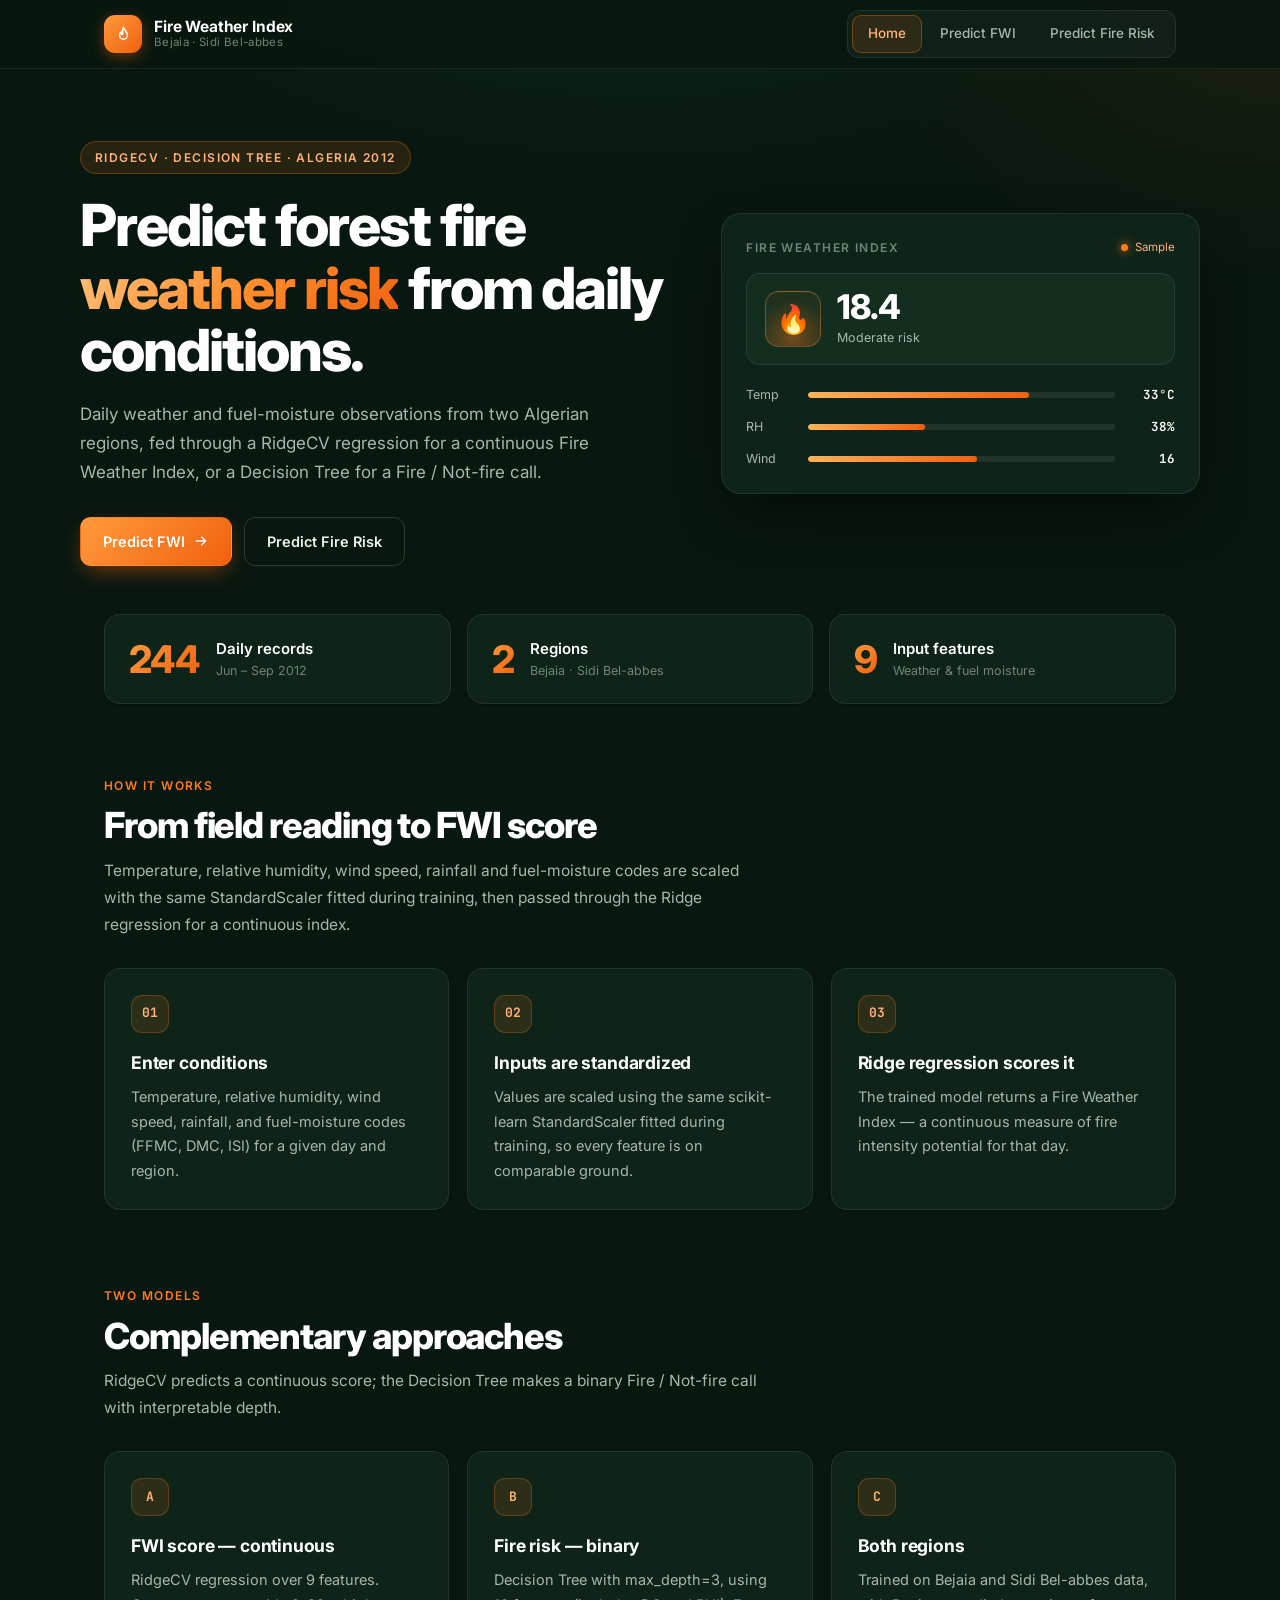
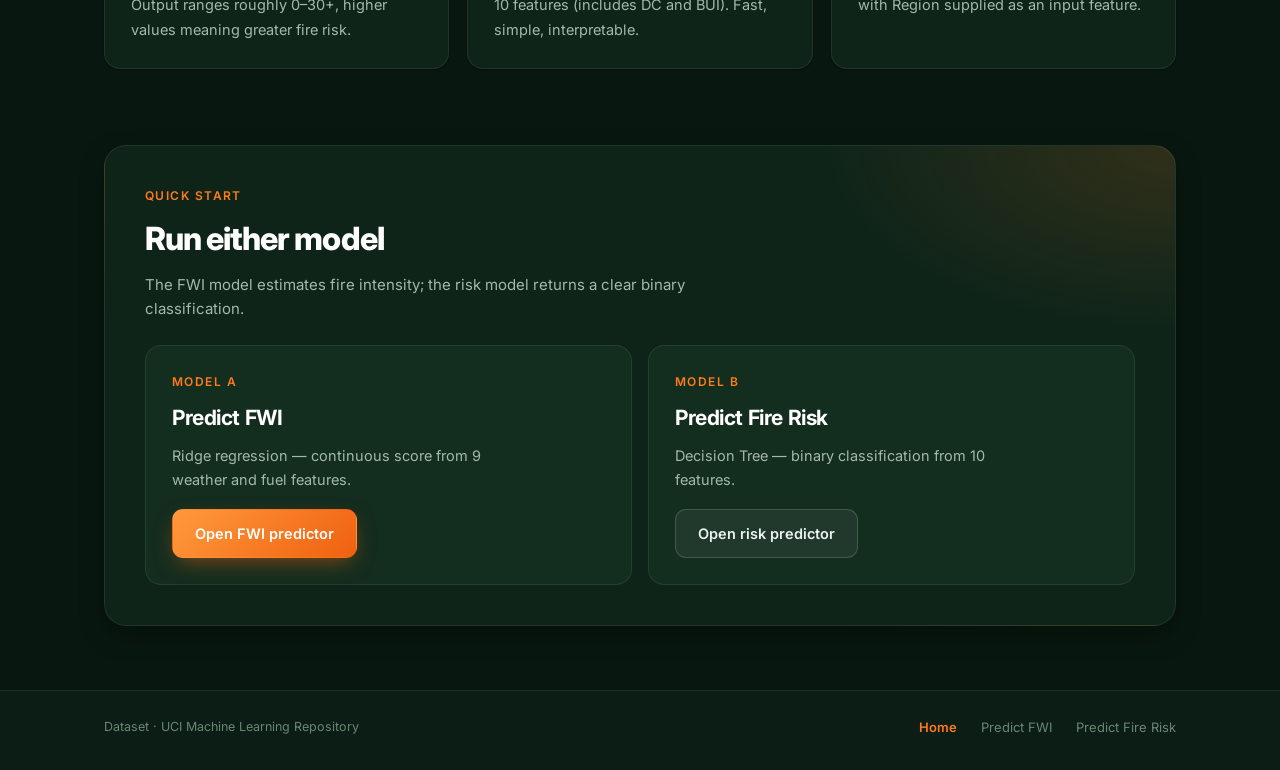
<file: templates/index.html>
<!DOCTYPE html>
<html lang="en">
<head>
<meta charset="UTF-8">
<meta name="viewport" content="width=device-width, initial-scale=1.0">
<title>Algerian Forest Fire Weather Prediction</title>
<link rel="preconnect" href="https://fonts.googleapis.com">
<link rel="preconnect" href="https://fonts.gstatic.com" crossorigin>
<link href="https://fonts.googleapis.com/css2?family=Fraunces:opsz,wght@9..144,600;9..144,700&family=Inter:wght@400;500;600;700&family=JetBrains+Mono:wght@500;600;700&display=swap" rel="stylesheet">
<link href="../static/css/simple.css?v=3" rel="stylesheet">

</head>
<body>

<nav class="topnav">
  <div class="wrap nav-inner">
    <a class="brand" href="/">
      <div class="brand-mark" aria-hidden="true">
        <svg viewBox="0 0 24 24" fill="none" stroke="currentColor" stroke-width="1.9" stroke-linecap="round" stroke-linejoin="round"><path d="M12 3c1 3.5 5 5.5 5 10a5 5 0 0 1-10 0c0-2 1-3 2-4 0 2 1 3 2 3 0-3-1-6 1-9z"/></svg>
      </div>
      <div class="brand-text">
        <b>Fire Weather Index</b>
        <span>Bejaia · Sidi Bel-abbes</span>
      </div>
    </a>
    <div class="nav-tabs">
      <a class="tab active" href="/">Home</a>
      <a class="tab" href="/predictdata">Predict FWI</a>
      <a class="tab" href="/predictfire">Predict Fire Risk</a>
    </div>
  </div>
</nav>

<header class="page-hero">
  <div class="embers" aria-hidden="true"><i></i><i></i><i></i><i></i><i></i><i></i><i></i><i></i></div>
  <div class="wrap hero">
    <div class="hero-grid">
      <div class="hero-copy">
        <div class="eyebrow">RidgeCV · Decision Tree · Algeria 2012</div>
        <h1 class="hero-title">Predict forest fire <em>weather risk</em> from daily conditions.</h1>
        <p class="hero-sub">
          Daily weather and fuel-moisture observations from two Algerian regions, fed through a
          RidgeCV regression for a continuous Fire Weather Index, or a Decision Tree for a
          Fire / Not-fire call.
        </p>
        <div class="btn-row">
          <a class="btn btn--accent" href="/predictdata">
            Predict FWI
            <svg viewBox="0 0 24 24" fill="none" stroke="currentColor" stroke-width="2" stroke-linecap="round"><path d="M5 12h14M13 6l6 6-6 6"/></svg>
          </a>
          <a class="btn btn--ghost" href="/predictfire">Predict Fire Risk</a>
        </div>
      </div>

      <div class="preview" aria-hidden="true">
        <div class="preview-top"><span>Fire Weather Index</span><em class="live">Sample</em></div>
        <div class="preview-main">
          <div class="fire-tile">🔥</div>
          <div class="preview-value">
            <b>18.4</b>
            <span>Moderate risk</span>
          </div>
        </div>
        <div class="meters">
          <div class="meter"><span>Temp</span><div class="meter-bar"><i style="width:72%"></i></div><b>33°C</b></div>
          <div class="meter"><span>RH</span><div class="meter-bar"><i style="width:38%"></i></div><b>38%</b></div>
          <div class="meter"><span>Wind</span><div class="meter-bar"><i style="width:55%"></i></div><b>16</b></div>
        </div>
      </div>
    </div>
  </div>
</header>

<main>
<div class="wrap stats-wrap">
  <div class="stats">
    <div class="stat card">
      <div class="stat-num">244</div>
      <div><span class="stat-title">Daily records</span><span class="stat-sub">Jun – Sep 2012</span></div>
    </div>
    <div class="stat card">
      <div class="stat-num">2</div>
      <div><span class="stat-title">Regions</span><span class="stat-sub">Bejaia · Sidi Bel-abbes</span></div>
    </div>
    <div class="stat card">
      <div class="stat-num">9</div>
      <div><span class="stat-title">Input features</span><span class="stat-sub">Weather &amp; fuel moisture</span></div>
    </div>
  </div>
</div>

<div class="wrap">
  <section class="section" id="process">
    <div class="section-head">
      <div class="eyebrow">How it works</div>
      <h2 class="section-title">From field reading to FWI score</h2>
      <p class="section-desc">
        Temperature, relative humidity, wind speed, rainfall and fuel-moisture codes are scaled with the
        same StandardScaler fitted during training, then passed through the Ridge regression for a
        continuous index.
      </p>
    </div>
    <div class="grid-3">
      <article class="info-card card">
        <span class="card-num">01</span>
        <h3>Enter conditions</h3>
        <p>Temperature, relative humidity, wind speed, rainfall, and fuel-moisture codes (FFMC, DMC, ISI) for a given day and region.</p>
      </article>
      <article class="info-card card">
        <span class="card-num">02</span>
        <h3>Inputs are standardized</h3>
        <p>Values are scaled using the same scikit-learn StandardScaler fitted during training, so every feature is on comparable ground.</p>
      </article>
      <article class="info-card card">
        <span class="card-num">03</span>
        <h3>Ridge regression scores it</h3>
        <p>The trained model returns a Fire Weather Index — a continuous measure of fire intensity potential for that day.</p>
      </article>
    </div>
  </section>

  <section class="section">
    <div class="section-head">
      <div class="eyebrow">Two models</div>
      <h2 class="section-title">Complementary approaches</h2>
      <p class="section-desc">
        RidgeCV predicts a continuous score; the Decision Tree makes a binary Fire / Not-fire call with
        interpretable depth.
      </p>
    </div>
    <div class="grid-3">
      <article class="info-card card">
        <span class="card-num">A</span>
        <h3>FWI score — continuous</h3>
        <p>RidgeCV regression over 9 features. Output ranges roughly 0–30+, higher values meaning greater fire risk.</p>
      </article>
      <article class="info-card card">
        <span class="card-num">B</span>
        <h3>Fire risk — binary</h3>
        <p>Decision Tree with max_depth=3, using 10 features (includes DC and BUI). Fast, simple, interpretable.</p>
      </article>
      <article class="info-card card">
        <span class="card-num">C</span>
        <h3>Both regions</h3>
        <p>Trained on Bejaia and Sidi Bel-abbes data, with Region supplied as an input feature.</p>
      </article>
    </div>
  </section>

  <div class="demo">
    <div class="demo-head">
      <div class="eyebrow">Quick start</div>
      <h2>Run either model</h2>
      <p>The FWI model estimates fire intensity; the risk model returns a clear binary classification.</p>
    </div>
    <div class="demo-grid">
      <div class="demo-card">
        <span class="eyebrow">Model A</span>
        <h3>Predict FWI</h3>
        <p>Ridge regression — continuous score from 9 weather and fuel features.</p>
        <a class="btn btn--accent" href="/predictdata">Open FWI predictor</a>
      </div>
      <div class="demo-card">
        <span class="eyebrow">Model B</span>
        <h3>Predict Fire Risk</h3>
        <p>Decision Tree — binary classification from 10 features.</p>
        <a class="btn" href="/predictfire">Open risk predictor</a>
      </div>
    </div>
  </div>
</div>
</main>

<footer>
  <div class="wrap foot-inner">
    <span>Dataset · UCI Machine Learning Repository</span>
    <div class="foot-links">
      <a class="foot-link active" href="/">Home</a>
      <a class="foot-link" href="/predictdata">Predict FWI</a>
      <a class="foot-link" href="/predictfire">Predict Fire Risk</a>
    </div>
  </div>
</footer>

</body>
</html>
</file>
<file: static/css/simple.css>
/* ==========================================================
   simple.css — shared styles for all pages
   Theme: dark forest green + orange, clean & professional
   ========================================================== */

:root {
  color-scheme: dark;

  --bg: #08170f;
  --bg-2: #0b1d14;
  --surface: #0f2419;
  --surface-2: #132d1f;
  --surface-3: #183826;

  --line: rgba(255, 255, 255, 0.08);
  --line-strong: rgba(255, 255, 255, 0.15);

  --ink: #eaf3ed;
  --ink-2: #a3b9ab;
  --ink-3: #6b8576;

  --ember: #ff7a1a;
  --ember-deep: #f0600f;
  --amber: #ffb27a;
  --leaf: #3f9a5f;
  --moss: #8cc29a;

  --accent-grad: linear-gradient(135deg, #ff9a3c 0%, #f0600f 100%);
  --accent-soft: rgba(255, 122, 26, 0.12);
  --accent-ring: rgba(255, 122, 26, 0.28);

  --safe: #7fdca3;
  --safe-soft: rgba(80, 200, 130, 0.14);
  --danger: #ffb27a;
  --danger-soft: rgba(255, 122, 26, 0.16);

  --radius: 16px;
  --radius-sm: 10px;
  --shadow-sm: 0 1px 2px rgba(0, 0, 0, 0.3);
  --shadow: 0 10px 30px -10px rgba(0, 0, 0, 0.55);
  --shadow-lg: 0 24px 60px -18px rgba(0, 0, 0, 0.7);

  --display: 'Inter', system-ui, -apple-system, 'Segoe UI', sans-serif;
  --sans: 'Inter', system-ui, -apple-system, 'Segoe UI', sans-serif;
  --mono: 'JetBrains Mono', ui-monospace, SFMono-Regular, Menlo, monospace;
}

*, *::before, *::after { box-sizing: border-box; margin: 0; padding: 0; }
html { -webkit-text-size-adjust: 100%; scroll-behavior: smooth; }

body {
  font-family: var(--sans);
  color: var(--ink);
  line-height: 1.6;
  min-height: 100vh;
  display: flex;
  flex-direction: column;
  -webkit-font-smoothing: antialiased;
  text-rendering: optimizeLegibility;
  background:
    radial-gradient(900px 480px at 50% -160px, rgba(63, 154, 95, 0.20), transparent 70%),
    radial-gradient(600px 400px at 100% 0%, rgba(255, 122, 26, 0.08), transparent 70%),
    var(--bg);
  background-repeat: no-repeat;
}

main { flex: 1; }
a { color: inherit; text-decoration: none; }
button { font: inherit; border: none; background: none; cursor: pointer; color: inherit; }
ul { list-style: none; }

::selection { background: var(--ember); color: #fff; }
:focus-visible { outline: 2px solid var(--ember); outline-offset: 3px; }

.wrap { max-width: 1120px; margin: 0 auto; padding: 0 24px; }

.eyebrow {
  display: inline-flex;
  align-items: center;
  gap: 8px;
  font-size: 12px;
  font-weight: 600;
  letter-spacing: 0.12em;
  text-transform: uppercase;
  color: var(--ember);
}

/* ---------- navbar ---------- */
.topnav {
  position: sticky;
  top: 0;
  z-index: 50;
  background: rgba(8, 23, 15, 0.88);
  backdrop-filter: saturate(160%) blur(14px);
  -webkit-backdrop-filter: saturate(160%) blur(14px);
  border-bottom: 1px solid var(--line);
}
.nav-inner {
  display: flex;
  align-items: center;
  justify-content: space-between;
  height: 68px;
  gap: 20px;
}
.brand { display: flex; align-items: center; gap: 12px; min-width: 0; }
.brand-mark {
  width: 38px; height: 38px; border-radius: 11px;
  display: grid; place-items: center; flex: none;
  background: var(--accent-grad);
  color: #fff;
  box-shadow: 0 4px 14px rgba(240, 96, 15, 0.4);
}
.brand-mark svg { width: 19px; height: 19px; }
.brand-text { display: flex; flex-direction: column; line-height: 1.2; min-width: 0; }
.brand-text b { font-size: 15.5px; font-weight: 700; color: #fff; letter-spacing: -0.01em; white-space: nowrap; overflow: hidden; text-overflow: ellipsis; }
.brand-text span { font-size: 11.5px; color: var(--ink-3); letter-spacing: 0.03em; }

.nav-tabs {
  display: flex;
  gap: 2px;
  padding: 4px;
  background: rgba(255, 255, 255, 0.04);
  border: 1px solid var(--line);
  border-radius: 12px;
}
.tab {
  padding: 8px 16px;
  border-radius: 9px;
  font-size: 13.5px;
  font-weight: 500;
  color: var(--ink-2);
  white-space: nowrap;
  transition: background 0.2s, color 0.2s;
}
.tab:hover { color: #fff; background: rgba(255, 255, 255, 0.06); }
.tab.active {
  background: var(--accent-soft);
  color: var(--amber);
  box-shadow: inset 0 0 0 1px rgba(255, 122, 26, 0.35);
}

/* ---------- hero band (shared) ---------- */
.page-hero { position: relative; overflow: hidden; color: var(--ink); }
.page-hero::before, .page-hero::after { content: none; }
.page-hero > .wrap { position: relative; z-index: 2; }
.embers { display: none; }

/* ---------- buttons ---------- */
.btn {
  display: inline-flex;
  align-items: center;
  justify-content: center;
  gap: 8px;
  padding: 12px 22px;
  border-radius: 11px;
  font-size: 14.5px;
  font-weight: 600;
  color: var(--ink);
  background: rgba(255, 255, 255, 0.06);
  border: 1px solid var(--line-strong);
  transition: transform 0.15s, background 0.2s, border-color 0.2s, box-shadow 0.2s;
}
.btn:hover { transform: translateY(-1px); background: rgba(255, 255, 255, 0.1); }
.btn:active { transform: translateY(0); }
.btn svg { width: 16px; height: 16px; transition: transform 0.2s; }
.btn:hover svg { transform: translateX(3px); }
.btn--accent {
  background: var(--accent-grad);
  border-color: transparent;
  color: #fff;
  box-shadow: 0 8px 22px -6px rgba(240, 96, 15, 0.55);
}
.btn--accent:hover { background: var(--accent-grad); box-shadow: 0 12px 28px -6px rgba(240, 96, 15, 0.7); }
.btn--ghost { background: transparent; }

/* ---------- cards ---------- */
.card {
  background: var(--surface);
  border: 1px solid var(--line);
  border-radius: var(--radius);
  box-shadow: var(--shadow-sm);
}

/* ---------- form pages ---------- */
.form-hero { padding: 56px 0 36px; text-align: center; }
.form-header {
  max-width: 620px;
  margin: 0 auto;
  display: flex;
  flex-direction: column;
  gap: 12px;
  align-items: center;
}
.form-header .eyebrow {
  padding: 6px 14px;
  background: var(--accent-soft);
  border: 1px solid rgba(255, 122, 26, 0.3);
  border-radius: 999px;
  color: var(--amber);
}
.form-title { font-size: clamp(30px, 4vw, 42px); font-weight: 800; letter-spacing: -0.03em; line-height: 1.1; color: #fff; }
.form-desc { font-size: 16px; color: var(--ink-2); max-width: 520px; }

.form-page { padding-bottom: 80px; }
.form-container {
  max-width: 920px;
  margin: 0 auto;
  padding: 36px;
  background: var(--surface);
  border: 1px solid var(--line);
  border-radius: 20px;
  box-shadow: var(--shadow-lg);
}
.form-sections { display: grid; grid-template-columns: repeat(2, 1fr); gap: 20px; }
.form-section {
  padding: 22px 22px 4px;
  background: var(--surface-2);
  border: 1px solid var(--line);
  border-radius: var(--radius);
}
.form-section--full { margin-top: 20px; }
.form-section-head { display: flex; align-items: center; gap: 12px; margin-bottom: 20px; }
.chip {
  width: 30px; height: 30px; border-radius: 9px; flex: none;
  display: grid; place-items: center;
  font-family: var(--mono); font-size: 12.5px; font-weight: 700;
  color: var(--amber);
  background: var(--accent-soft);
  border: 1px solid rgba(255, 122, 26, 0.3);
}
.form-section-head h2 { font-size: 16px; font-weight: 700; letter-spacing: -0.01em; line-height: 1.2; color: #fff; }
.form-section-head p { font-size: 12.5px; color: var(--ink-3); line-height: 1.3; }

.input-group { margin-bottom: 18px; }
.input-label { display: block; font-size: 13px; font-weight: 600; color: var(--ink-2); margin-bottom: 7px; }
.input-label b { color: var(--ink-3); font-weight: 500; }
.input-control {
  width: 100%;
  padding: 12px 14px;
  font-family: var(--sans);
  font-size: 15px;
  color: var(--ink);
  background: var(--bg-2);
  border: 1px solid var(--line-strong);
  border-radius: var(--radius-sm);
  transition: border-color 0.15s, box-shadow 0.15s, background 0.15s;
}
.input-control::placeholder { color: #567063; }
.input-control:hover { border-color: rgba(255, 255, 255, 0.25); }
.input-control:focus {
  outline: none;
  background: var(--bg);
  border-color: var(--ember);
  box-shadow: 0 0 0 4px var(--accent-ring);
}
select.input-control {
  appearance: none;
  cursor: pointer;
  padding-right: 42px;
  background-image: url("data:image/svg+xml;charset=UTF-8,%3Csvg xmlns='http://www.w3.org/2000/svg' viewBox='0 0 24 24' fill='none' stroke='%23a3b9ab' stroke-width='2.2' stroke-linecap='round'%3E%3Cpath d='M6 9l6 6 6-6'/%3E%3C/svg%3E");
  background-repeat: no-repeat;
  background-position: right 14px center;
  background-size: 16px;
}
select.input-control option { background: var(--bg-2); color: var(--ink); }

.submit-row { margin-top: 30px; text-align: center; }
.submit-btn {
  display: inline-flex;
  align-items: center;
  justify-content: center;
  gap: 10px;
  min-width: 250px;
  padding: 15px 34px;
  font-size: 15px;
  font-weight: 600;
  color: #fff;
  background: var(--accent-grad);
  border-radius: 12px;
  box-shadow: 0 10px 26px -8px rgba(240, 96, 15, 0.65);
  transition: transform 0.15s, box-shadow 0.2s;
}
.submit-btn:hover { transform: translateY(-2px); box-shadow: 0 16px 34px -8px rgba(240, 96, 15, 0.8); }
.submit-btn:active { transform: translateY(0); }
.submit-btn svg { width: 17px; height: 17px; transition: transform 0.2s; }
.submit-btn:hover svg { transform: translateX(4px); }

/* ---------- result ---------- */
.result-card {
  margin-top: 30px;
  padding: 34px 28px;
  text-align: center;
  background:
    radial-gradient(420px 200px at 50% 0%, rgba(255, 122, 26, 0.16), transparent 70%),
    var(--surface-2);
  border: 1px solid rgba(255, 122, 26, 0.3);
  border-radius: 18px;
  animation: pop 0.45s cubic-bezier(.2, .8, .2, 1);
}
@keyframes pop { from { opacity: 0; transform: translateY(10px); } to { opacity: 1; transform: none; } }
.result-label { font-size: 12px; font-weight: 600; letter-spacing: 0.14em; text-transform: uppercase; color: var(--ink-3); }
.result-value {
  font-size: clamp(42px, 7vw, 60px);
  font-weight: 800;
  letter-spacing: -0.03em;
  line-height: 1.1;
  margin: 8px 0 12px;
  color: #fff;
}
.result-value--accent {
  background: linear-gradient(135deg, #ffc27d 0%, #ff8a2a 55%, #f0600f 100%);
  -webkit-background-clip: text;
  background-clip: text;
  color: transparent;
}
.result-badge { display: inline-block; padding: 7px 18px; border-radius: 999px; font-size: 13.5px; font-weight: 600; }
.badge--neutral { background: rgba(255, 255, 255, 0.07); color: var(--ink-2); border: 1px solid var(--line-strong); }
.badge--fire { background: var(--danger-soft); color: var(--danger); border: 1px solid rgba(255, 122, 26, 0.5); }
.badge--not-fire { background: var(--safe-soft); color: var(--safe); border: 1px solid rgba(110, 215, 150, 0.4); }

/* ---------- error ---------- */
.error-card {
  margin-top: 26px;
  padding: 16px 20px;
  background: rgba(255, 90, 40, 0.1);
  border: 1px solid rgba(255, 122, 26, 0.4);
  border-radius: 12px;
  color: #ffc4a3;
  font-size: 14px;
}
.error-card b { display: block; margin-bottom: 4px; font-weight: 700; color: #ffd8bf; }
.error-card p { font-family: var(--mono); font-size: 12.5px; word-break: break-word; }

/* ---------- footer ---------- */
footer {
  margin-top: auto;
  padding: 26px 0 32px;
  background: var(--bg-2);
  border-top: 1px solid var(--line);
}
.foot-inner { display: flex; justify-content: space-between; align-items: center; gap: 16px; flex-wrap: wrap; }
.foot-inner > span { font-size: 12.5px; color: var(--ink-3); }
.foot-links { display: flex; gap: 24px; }
.foot-link { font-size: 13px; color: var(--ink-3); transition: color 0.15s; }
.foot-link:hover { color: #fff; }
.foot-link.active { color: var(--ember); font-weight: 600; }

/* ---------- responsive ---------- */
@media (max-width: 820px) {
  .nav-inner { height: auto; flex-direction: column; align-items: stretch; gap: 10px; padding: 12px 0; }
  .brand { justify-content: center; }
  .nav-tabs { justify-content: center; overflow-x: auto; align-self: center; max-width: 100%; }
  .form-hero { padding: 40px 0 28px; }
  .form-sections { grid-template-columns: 1fr; }
  .form-container { padding: 22px 16px; border-radius: 16px; }
  .wrap { padding: 0 16px; }
  .submit-btn { width: 100%; min-width: 0; }
}

@media (prefers-reduced-motion: reduce) {
  *, *::before, *::after { animation: none !important; transition: none !important; scroll-behavior: auto !important; }
}

/* ==========================================================
   HOME PAGE (merged from home.css)
   ========================================================== */
/* ==========================================================
   home.css — styles used only by the home page (index.html)
   ========================================================== */

/* ---------- hero ---------- */
.hero { padding: 72px 0 48px; }
.hero-grid { display: grid; grid-template-columns: 1.1fr 0.9fr; gap: 56px; align-items: center; }
.hero-copy > .eyebrow {
  padding: 6px 14px;
  color: var(--amber);
  background: var(--accent-soft);
  border: 1px solid rgba(255, 122, 26, 0.3);
  border-radius: 999px;
}
.hero-title {
  font-size: clamp(36px, 5vw, 58px);
  font-weight: 800;
  line-height: 1.08;
  letter-spacing: -0.035em;
  margin: 20px 0 18px;
  color: #fff;
}
.hero-title em {
  font-style: normal;
  background: linear-gradient(135deg, #ffc27d 0%, #ff8a2a 55%, #f0600f 100%);
  -webkit-background-clip: text;
  background-clip: text;
  color: transparent;
}
.hero-sub { font-size: 17px; color: var(--ink-2); max-width: 540px; margin-bottom: 30px; line-height: 1.7; }
.btn-row { display: flex; gap: 12px; flex-wrap: wrap; }

/* the old big arc is gone; hide it if an old index.html is still in use */
.gauge { display: none !important; }

/* preview card */
.preview {
  padding: 24px;
  border-radius: 20px;
  background: var(--surface);
  border: 1px solid var(--line);
  box-shadow: var(--shadow-lg);
}
.preview-top { display: flex; align-items: center; justify-content: space-between; }
.preview-top span { font-size: 12px; font-weight: 600; letter-spacing: 0.12em; text-transform: uppercase; color: var(--ink-3); }
.live { display: inline-flex; align-items: center; gap: 7px; font-size: 11.5px; font-style: normal; color: var(--amber); }
.live::before { content: ""; width: 7px; height: 7px; border-radius: 50%; background: var(--ember); box-shadow: 0 0 10px var(--ember); animation: pulse 1.8s ease-in-out infinite; }
@keyframes pulse { 50% { opacity: 0.35; } }
.preview-main {
  display: flex;
  align-items: center;
  gap: 16px;
  margin: 16px 0 20px;
  padding: 16px 18px;
  border-radius: 14px;
  background: var(--surface-2);
  border: 1px solid var(--line);
}
.fire-tile {
  flex: none;
  width: 56px;
  height: 56px;
  display: grid;
  place-items: center;
  font-size: 28px;
  line-height: 1;
  border-radius: 14px;
  background: radial-gradient(circle at 50% 85%, rgba(255, 122, 26, 0.4), rgba(255, 122, 26, 0.06) 70%);
  border: 1px solid rgba(255, 150, 70, 0.35);
}
.preview-value b { display: block; font-size: 34px; font-weight: 800; line-height: 1; letter-spacing: -0.03em; color: #fff; }
.preview-value span { display: block; margin-top: 4px; font-size: 12.5px; color: var(--ink-2); }
.meters { display: grid; gap: 12px; }
.meter { display: grid; grid-template-columns: 50px 1fr 48px; align-items: center; gap: 12px; font-size: 12.5px; color: var(--ink-2); }
.meter-bar { height: 6px; border-radius: 99px; background: rgba(255, 255, 255, 0.08); overflow: hidden; }
.meter-bar i { display: block; height: 100%; border-radius: 99px; background: linear-gradient(90deg, #ffb25c, #f0600f); }
.meter b { font-family: var(--mono); font-weight: 600; color: #fff; text-align: right; }

/* ---------- stats ---------- */
.stats-wrap { margin-top: 0; }
.stats { display: grid; grid-template-columns: repeat(3, 1fr); gap: 16px; }
.stat { padding: 22px 24px; display: flex; align-items: center; gap: 16px; transition: border-color 0.2s, transform 0.2s; }
.stat:hover { border-color: rgba(255, 122, 26, 0.4); transform: translateY(-2px); }
.stat-num {
  font-size: 38px;
  font-weight: 800;
  line-height: 1;
  letter-spacing: -0.03em;
  background: var(--accent-grad);
  -webkit-background-clip: text;
  background-clip: text;
  color: transparent;
}
.stat-title { display: block; font-size: 15px; font-weight: 600; color: #fff; }
.stat-sub { display: block; font-size: 12.5px; color: var(--ink-3); }

/* ---------- sections ---------- */
.section { padding: 72px 0 4px; }
.section-head { max-width: 660px; margin-bottom: 30px; display: flex; flex-direction: column; gap: 10px; }
.section-title { font-size: clamp(26px, 3.2vw, 36px); font-weight: 800; letter-spacing: -0.03em; line-height: 1.15; color: #fff; }
.section-desc { font-size: 15.5px; color: var(--ink-2); line-height: 1.75; }

.grid-3 { display: grid; grid-template-columns: repeat(3, 1fr); gap: 18px; }
.info-card {
  position: relative;
  overflow: hidden;
  padding: 26px;
  display: flex;
  flex-direction: column;
  gap: 8px;
  transition: transform 0.25s, border-color 0.25s, background 0.25s;
}
.info-card::before {
  content: "";
  position: absolute;
  inset: 0 0 auto 0;
  height: 2px;
  background: var(--accent-grad);
  transform: scaleX(0);
  transform-origin: left;
  transition: transform 0.35s ease;
}
.info-card:hover { transform: translateY(-4px); border-color: rgba(255, 122, 26, 0.35); background: var(--surface-2); }
.info-card:hover::before { transform: scaleX(1); }
.card-num {
  width: 38px; height: 38px; border-radius: 11px;
  display: grid; place-items: center;
  font-family: var(--mono); font-size: 13px; font-weight: 700;
  background: var(--accent-soft); color: var(--amber);
  border: 1px solid rgba(255, 122, 26, 0.25);
  margin-bottom: 8px;
}
.info-card h3 { font-size: 17.5px; font-weight: 700; letter-spacing: -0.01em; color: #fff; }
.info-card p { font-size: 14.5px; color: var(--ink-2); line-height: 1.7; }

/* ---------- quick start ---------- */
.demo {
  margin: 72px 0 64px;
  padding: 40px;
  border-radius: 22px;
  background:
    radial-gradient(500px 260px at 100% 0%, rgba(255, 122, 26, 0.14), transparent 70%),
    var(--surface);
  border: 1px solid var(--line);
  box-shadow: var(--shadow);
}
.demo-head { margin-bottom: 24px; display: flex; flex-direction: column; gap: 8px; }
.demo-head h2 { font-size: clamp(24px, 3vw, 32px); font-weight: 800; letter-spacing: -0.03em; color: #fff; }
.demo-head p { font-size: 15px; color: var(--ink-2); max-width: 600px; }
.demo-grid { display: grid; grid-template-columns: repeat(2, 1fr); gap: 16px; }
.demo-card {
  padding: 26px;
  background: var(--surface-2);
  border: 1px solid var(--line);
  border-radius: 16px;
  display: flex; flex-direction: column; align-items: flex-start; gap: 10px;
  transition: transform 0.25s, border-color 0.25s;
}
.demo-card:hover { transform: translateY(-3px); border-color: rgba(255, 122, 26, 0.4); }
.demo-card h3 { font-size: 21px; font-weight: 700; letter-spacing: -0.02em; color: #fff; }
.demo-card p { font-size: 14.5px; color: var(--ink-2); max-width: 320px; }
.demo-card .btn { margin-top: 8px; }

@media (max-width: 960px) {
  .hero-grid { grid-template-columns: 1fr; gap: 36px; }
  .preview { max-width: 460px; }
}
@media (max-width: 820px) {
  .hero { padding: 44px 0 32px; }
  .stats, .grid-3, .demo-grid { grid-template-columns: 1fr; }
  .section { padding: 52px 0 4px; }
  .demo { padding: 24px 18px; border-radius: 18px; margin: 52px 0 48px; }
}
@media (max-width: 520px) {
  .btn-row { flex-direction: column; align-items: stretch; }
}
</file>
